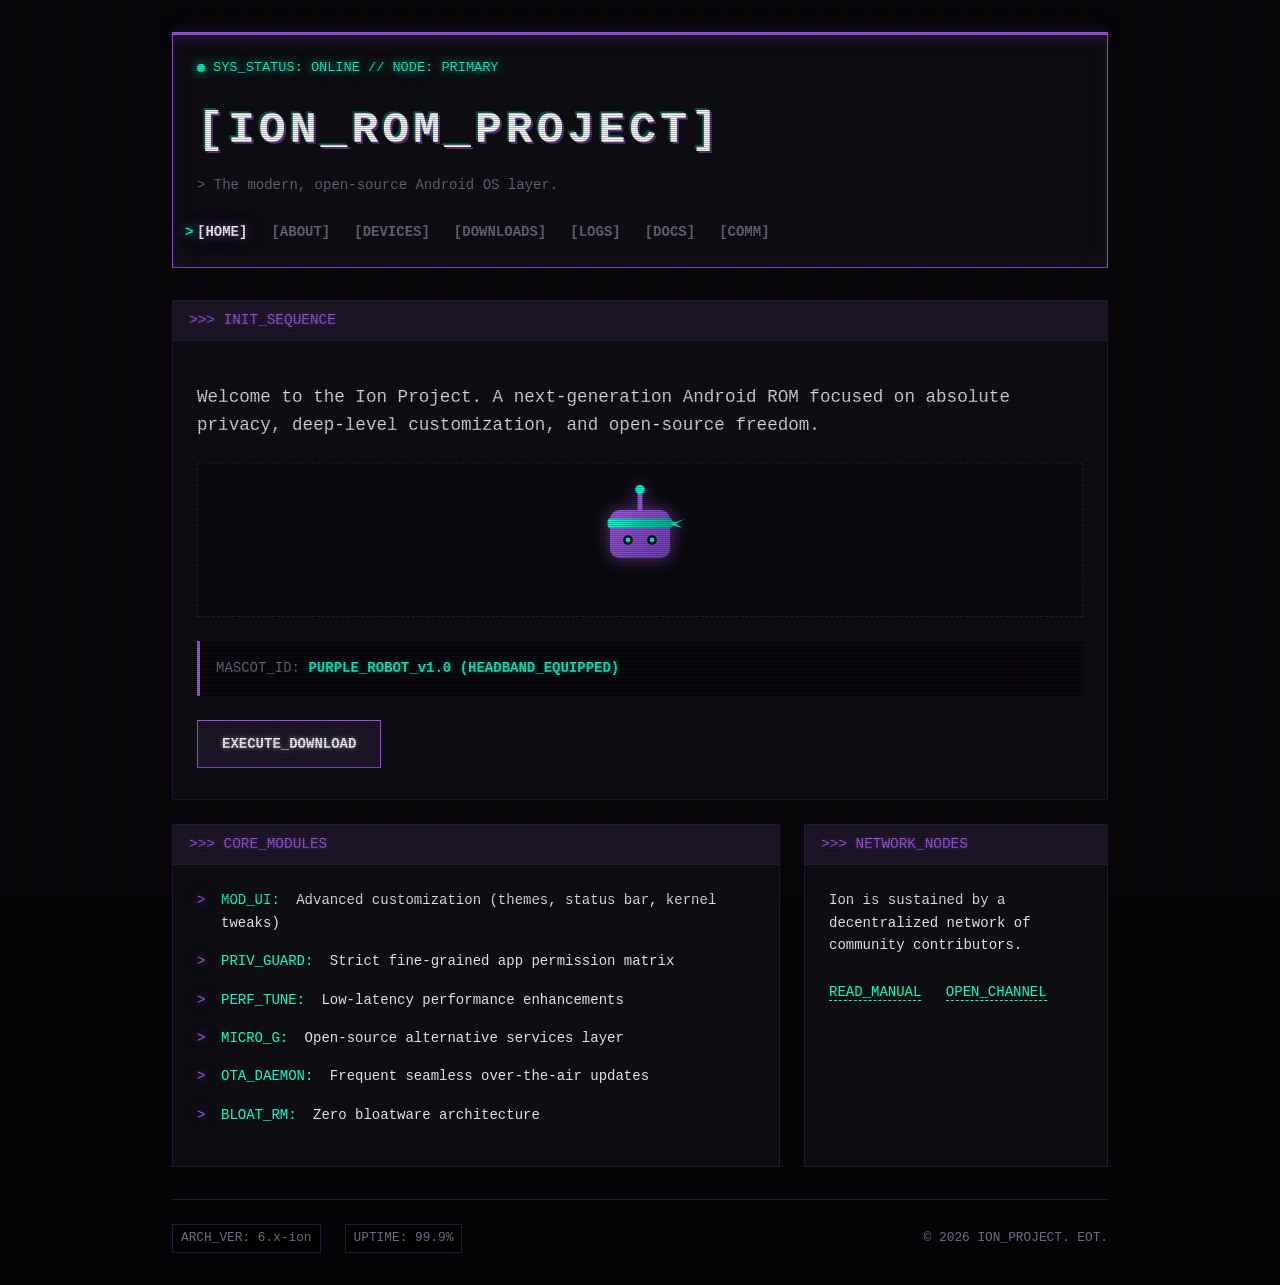
<file: index.html>
<!DOCTYPE html>
<html lang="en">
<head>
  <meta charset="UTF-8">
  <meta name="viewport" content="width=device-width, initial-scale=1.0">
  <title>ION_OS // SYSTEM_ROOT</title>
  <link rel="stylesheet" href="styles.css">
</head>
<body>
  <div class="system-wrapper">
    <header class="sys-header">
      <div class="sys-status">
        <span class="status-indicator online"></span>
        <span class="status-text">SYS_STATUS: ONLINE // NODE: PRIMARY</span>
      </div>
      <div class="sys-title">
        <h1>[ION_ROM_PROJECT]</h1>
        <p class="tagline">> The modern, open-source Android OS layer.</p>
      </div>
      <nav class="sys-nav">
        <a href="index.html" class="active">[HOME]</a>
        <a href="about.html">[ABOUT]</a>
        <a href="devices.html">[DEVICES]</a>
        <a href="downloads.html">[DOWNLOADS]</a>
        <a href="blog.html">[LOGS]</a>
        <a href="documentation.html">[DOCS]</a>
        <a href="contact.html">[COMM]</a>
      </nav>
    </header>

    <main class="dashboard">
      <section class="panel hero-panel">
        <div class="panel-header">>>> INIT_SEQUENCE</div>
        <div class="panel-body">
          <p class="terminal-text">Welcome to the Ion Project. A next-generation Android ROM focused on absolute privacy, deep-level customization, and open-source freedom.</p>
          <div class="mascot-container">
            <svg class="mascot-svg" viewBox="0 0 100 100" xmlns="http://www.w3.org/2000/svg">
              <defs>
                <linearGradient id="robo-grad" x1="0%" y1="0%" x2="100%" y2="100%">
                  <stop offset="0%" stop-color="#a259e6" />
                  <stop offset="100%" stop-color="#6c3eb6" />
                </linearGradient>
                <linearGradient id="headband-grad" x1="0%" y1="0%" x2="100%" y2="0%">
                  <stop offset="0%" stop-color="#00ffcc" />
                  <stop offset="100%" stop-color="#00b38f" />
                </linearGradient>
              </defs>
              <!-- Head -->
              <rect x="25" y="25" width="50" height="40" rx="8" fill="url(#robo-grad)" />
              <!-- Headband -->
              <rect x="23" y="32" width="54" height="8" rx="2" fill="url(#headband-grad)" />
              <!-- Headband tie details -->
              <path d="M 77 34 L 85 40 L 77 38 Z" fill="url(#headband-grad)" />
              <path d="M 77 36 L 88 32 L 77 38 Z" fill="url(#headband-grad)" />
              <!-- Eyes -->
              <circle cx="40" cy="50" r="4" fill="#050508" />
              <circle cx="60" cy="50" r="4" fill="#050508" />
              <!-- Eye Glow -->
              <circle cx="40" cy="50" r="2" fill="#00ffcc" />
              <circle cx="60" cy="50" r="2" fill="#00ffcc" />
              <!-- Antenna -->
              <rect x="48" y="10" width="4" height="15" fill="#a259e6" />
              <circle cx="50" cy="8" r="4" fill="#00ffcc" />
            </svg>
          </div>
          <div class="sys-block">
            <span class="label">MASCOT_ID:</span>
            <span class="value">PURPLE_ROBOT_v1.0 (HEADBAND_EQUIPPED)</span>
          </div>
          <a href="downloads.html" class="sys-button">EXECUTE_DOWNLOAD</a>
        </div>
      </section>

      <section class="panel">
        <div class="panel-header">>>> CORE_MODULES</div>
        <div class="panel-body">
          <ul class="feature-list">
            <li><span class="highlight">MOD_UI:</span> Advanced customization (themes, status bar, kernel tweaks)</li>
            <li><span class="highlight">PRIV_GUARD:</span> Strict fine-grained app permission matrix</li>
            <li><span class="highlight">PERF_TUNE:</span> Low-latency performance enhancements</li>
            <li><span class="highlight">MICRO_G:</span> Open-source alternative services layer</li>
            <li><span class="highlight">OTA_DAEMON:</span> Frequent seamless over-the-air updates</li>
            <li><span class="highlight">BLOAT_RM:</span> Zero bloatware architecture</li>
          </ul>
        </div>
      </section>

      <section class="panel">
        <div class="panel-header">>>> NETWORK_NODES</div>
        <div class="panel-body">
          <p style="margin-top: 0;">Ion is sustained by a decentralized network of community contributors.</p>
          <div style="margin-top: 1.5rem;">
            <a href="documentation.html" class="sys-link">READ_MANUAL</a>
            <a href="mailto:contact@ionrom.org" class="sys-link">OPEN_CHANNEL</a>
          </div>
        </div>
      </section>
    </main>

    <footer class="sys-footer">
      <div class="footer-meta">
        <span>ARCH_VER: 6.x-ion</span>
        <span>UPTIME: 99.9%</span>
      </div>
      <div>&copy; 2026 ION_PROJECT. EOT.</div>
    </footer>
  </div>
</body>
</html>
</file>
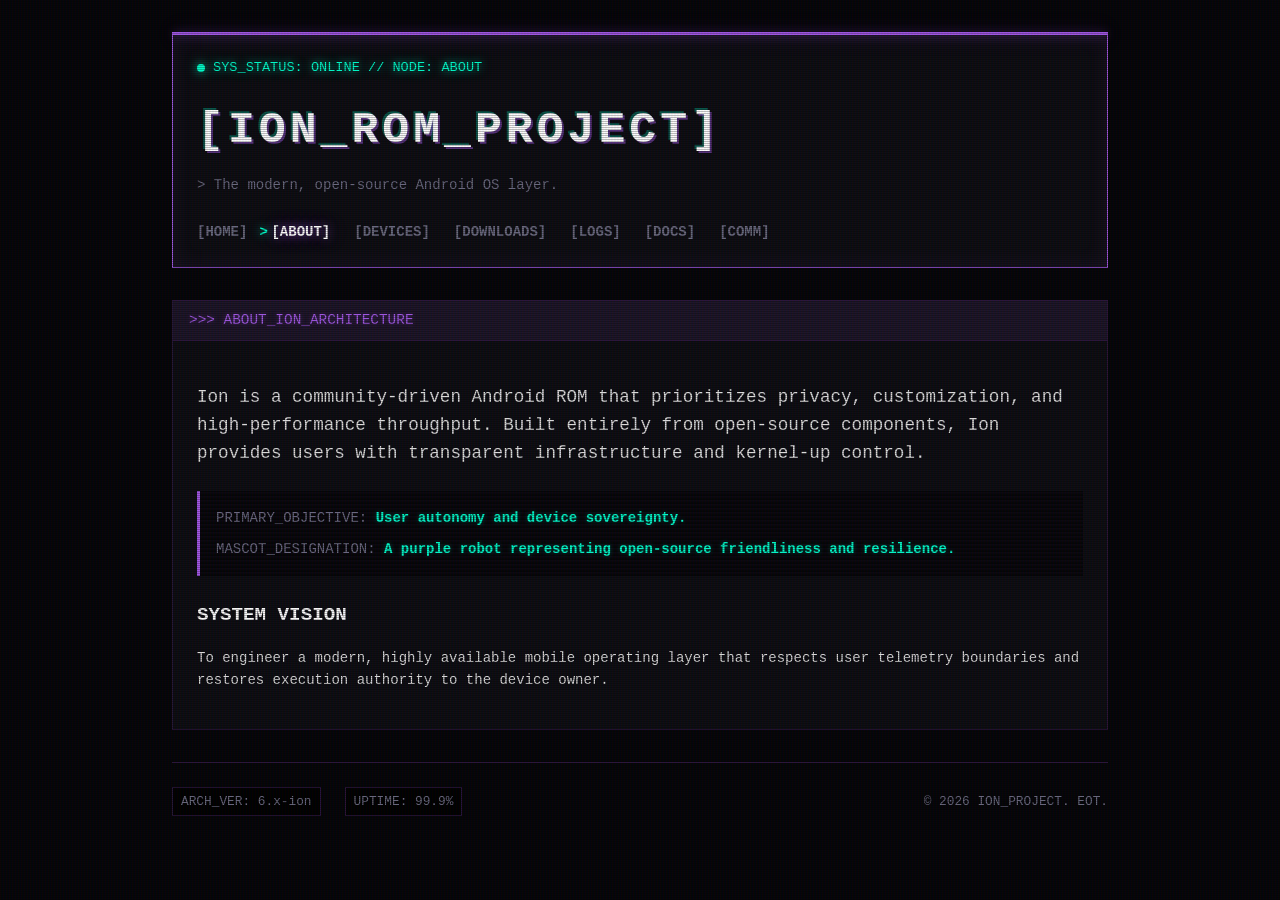
<file: about.html>
<!DOCTYPE html>
<html lang="en">
<head>
  <meta charset="UTF-8">
  <meta name="viewport" content="width=device-width, initial-scale=1.0">
  <title>ION_OS // ABOUT_NODE</title>
  <link rel="stylesheet" href="styles.css">
</head>
<body>
  <div class="system-wrapper">
    <header class="sys-header">
      <div class="sys-status">
        <span class="status-indicator online"></span>
        <span class="status-text">SYS_STATUS: ONLINE // NODE: ABOUT</span>
      </div>
      <div class="sys-title">
        <h1>[ION_ROM_PROJECT]</h1>
        <p class="tagline">> The modern, open-source Android OS layer.</p>
      </div>
      <nav class="sys-nav">
        <a href="index.html">[HOME]</a>
        <a href="about.html" class="active">[ABOUT]</a>
        <a href="devices.html">[DEVICES]</a>
        <a href="downloads.html">[DOWNLOADS]</a>
        <a href="blog.html">[LOGS]</a>
        <a href="documentation.html">[DOCS]</a>
        <a href="contact.html">[COMM]</a>
      </nav>
    </header>

    <main class="dashboard">
      <section class="panel full-width">
        <div class="panel-header">>>> ABOUT_ION_ARCHITECTURE</div>
        <div class="panel-body">
          <p class="terminal-text">Ion is a community-driven Android ROM that prioritizes privacy, customization, and high-performance throughput. Built entirely from open-source components, Ion provides users with transparent infrastructure and kernel-up control.</p>
          <div class="sys-block">
            <div><span class="label">PRIMARY_OBJECTIVE:</span> <span class="value">User autonomy and device sovereignty.</span></div>
            <div style="margin-top: 0.5rem;"><span class="label">MASCOT_DESIGNATION:</span> <span class="value">A purple robot representing open-source friendliness and resilience.</span></div>
          </div>
          <h2 style="font-size: 1.2rem; color: #fff; text-transform: uppercase;">System Vision</h2>
          <p>To engineer a modern, highly available mobile operating layer that respects user telemetry boundaries and restores execution authority to the device owner.</p>
        </div>
      </section>
    </main>

    <footer class="sys-footer">
      <div class="footer-meta">
        <span>ARCH_VER: 6.x-ion</span>
        <span>UPTIME: 99.9%</span>
      </div>
      <div>&copy; 2026 ION_PROJECT. EOT.</div>
    </footer>
  </div>
</body>
</html>
</file>
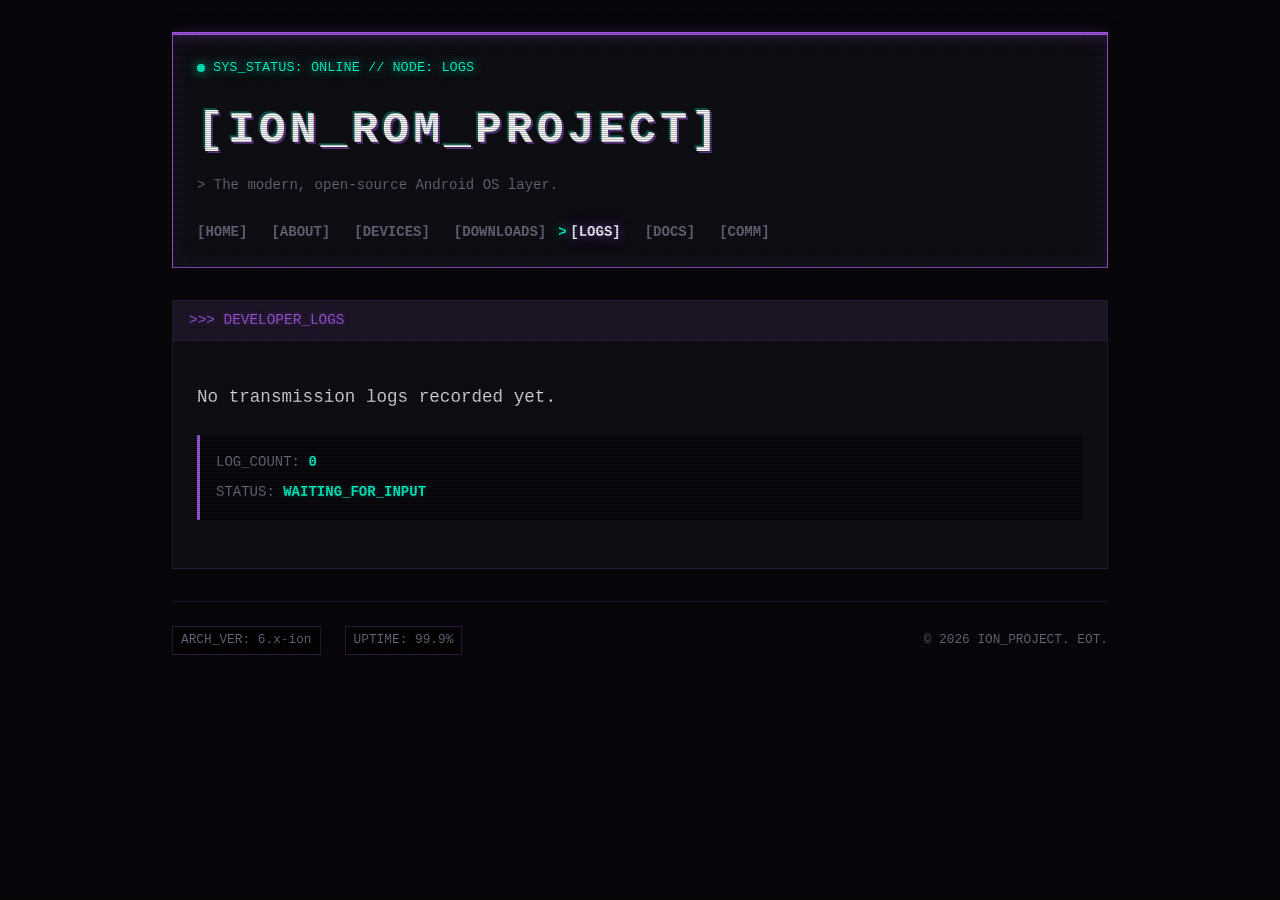
<file: blog.html>
<!DOCTYPE html>
<html lang="en">
<head>
  <meta charset="UTF-8">
  <meta name="viewport" content="width=device-width, initial-scale=1.0">
  <title>ION_OS // SYSTEM_LOGS</title>
  <link rel="stylesheet" href="styles.css">
</head>
<body>
  <div class="system-wrapper">
    <header class="sys-header">
      <div class="sys-status">
        <span class="status-indicator online"></span>
        <span class="status-text">SYS_STATUS: ONLINE // NODE: LOGS</span>
      </div>
      <div class="sys-title">
        <h1>[ION_ROM_PROJECT]</h1>
        <p class="tagline">> The modern, open-source Android OS layer.</p>
      </div>
      <nav class="sys-nav">
        <a href="index.html">[HOME]</a>
        <a href="about.html">[ABOUT]</a>
        <a href="devices.html">[DEVICES]</a>
        <a href="downloads.html">[DOWNLOADS]</a>
        <a href="blog.html" class="active">[LOGS]</a>
        <a href="documentation.html">[DOCS]</a>
        <a href="contact.html">[COMM]</a>
      </nav>
    </header>

    <main class="dashboard">
      <section class="panel full-width">
        <div class="panel-header">>>> DEVELOPER_LOGS</div>
        <div class="panel-body">
          <p class="terminal-text">No transmission logs recorded yet.</p>
          <div class="sys-block">
            <div><span class="label">LOG_COUNT:</span> <span class="value">0</span></div>
            <div style="margin-top: 0.5rem;"><span class="label">STATUS:</span> <span class="value">WAITING_FOR_INPUT</span></div>
          </div>
        </div>
      </section>
    </main>

    <footer class="sys-footer">
      <div class="footer-meta">
        <span>ARCH_VER: 6.x-ion</span>
        <span>UPTIME: 99.9%</span>
      </div>
      <div>&copy; 2026 ION_PROJECT. EOT.</div>
    </footer>
  </div>
</body>
</html>
</file>
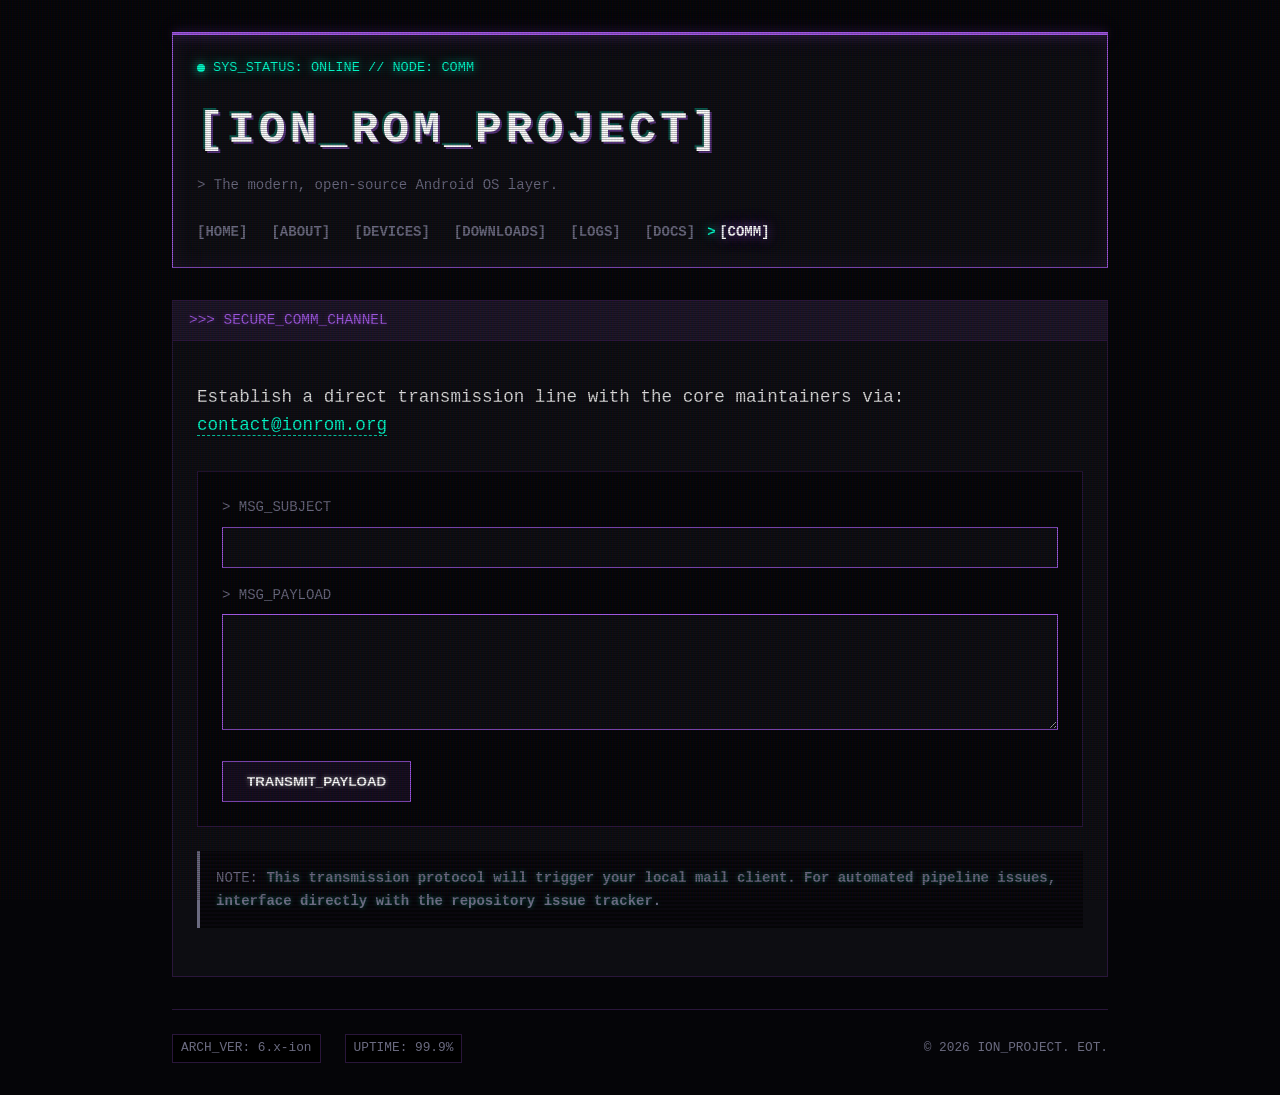
<file: contact.html>
<!DOCTYPE html>
<html lang="en">
<head>
  <meta charset="UTF-8">
  <meta name="viewport" content="width=device-width, initial-scale=1.0">
  <title>ION_OS // COMM_LINK</title>
  <link rel="stylesheet" href="styles.css">
</head>
<body>
  <div class="system-wrapper">
    <header class="sys-header">
      <div class="sys-status">
        <span class="status-indicator online"></span>
        <span class="status-text">SYS_STATUS: ONLINE // NODE: COMM</span>
      </div>
      <div class="sys-title">
        <h1>[ION_ROM_PROJECT]</h1>
        <p class="tagline">> The modern, open-source Android OS layer.</p>
      </div>
      <nav class="sys-nav">
        <a href="index.html">[HOME]</a>
        <a href="about.html">[ABOUT]</a>
        <a href="devices.html">[DEVICES]</a>
        <a href="downloads.html">[DOWNLOADS]</a>
        <a href="blog.html">[LOGS]</a>
        <a href="documentation.html">[DOCS]</a>
        <a href="contact.html" class="active">[COMM]</a>
      </nav>
    </header>

    <main class="dashboard">
      <section class="panel full-width">
        <div class="panel-header">>>> SECURE_COMM_CHANNEL</div>
        <div class="panel-body">
          <p class="terminal-text">Establish a direct transmission line with the core maintainers via: <a href="mailto:contact@ionrom.org" class="sys-link">contact@ionrom.org</a></p>
          
          <form id="contactForm" style="margin-top: 2rem; background: var(--bg-primary); padding: 1.5rem; border: 1px solid var(--bg-panel-border);">
            <div style="margin-bottom: 1rem;">
              <label style="color: var(--text-muted); display: block; margin-bottom: 0.5rem;">> MSG_SUBJECT</label>
              <input type="text" id="subject" style="width: 100%; padding: 0.75rem; background: var(--bg-panel); color: #fff; border: 1px solid var(--accent-primary); font-family: var(--font-mono);">
            </div>
            <div style="margin-bottom: 1.5rem;">
              <label style="color: var(--text-muted); display: block; margin-bottom: 0.5rem;">> MSG_PAYLOAD</label>
              <textarea id="message" rows="6" style="width: 100%; padding: 0.75rem; background: var(--bg-panel); color: #fff; border: 1px solid var(--accent-primary); font-family: var(--font-mono); resize: vertical;"></textarea>
            </div>
            <button type="submit" class="sys-button">TRANSMIT_PAYLOAD</button>
          </form>

          <div class="sys-block" style="margin-top: 1.5rem; border-left-color: var(--text-muted);">
            <div><span class="label">NOTE:</span> <span class="value" style="color: var(--text-muted);">This transmission protocol will trigger your local mail client. For automated pipeline issues, interface directly with the repository issue tracker.</span></div>
          </div>
        </div>
      </section>
    </main>

    <footer class="sys-footer">
      <div class="footer-meta">
        <span>ARCH_VER: 6.x-ion</span>
        <span>UPTIME: 99.9%</span>
      </div>
      <div>&copy; 2026 ION_PROJECT. EOT.</div>
    </footer>
  </div>
  
  <script>
    document.getElementById('contactForm').addEventListener('submit', function(e){
      e.preventDefault();
      var subj = document.getElementById('subject').value || 'INCOMING_TRANSMISSION';
      var body = document.getElementById('message').value || '';
      window.location.href = 'mailto:contact@ionrom.org?subject='+encodeURIComponent(subj)+'&body='+encodeURIComponent(body);
    });
  </script>
</body>
</html>
</file>
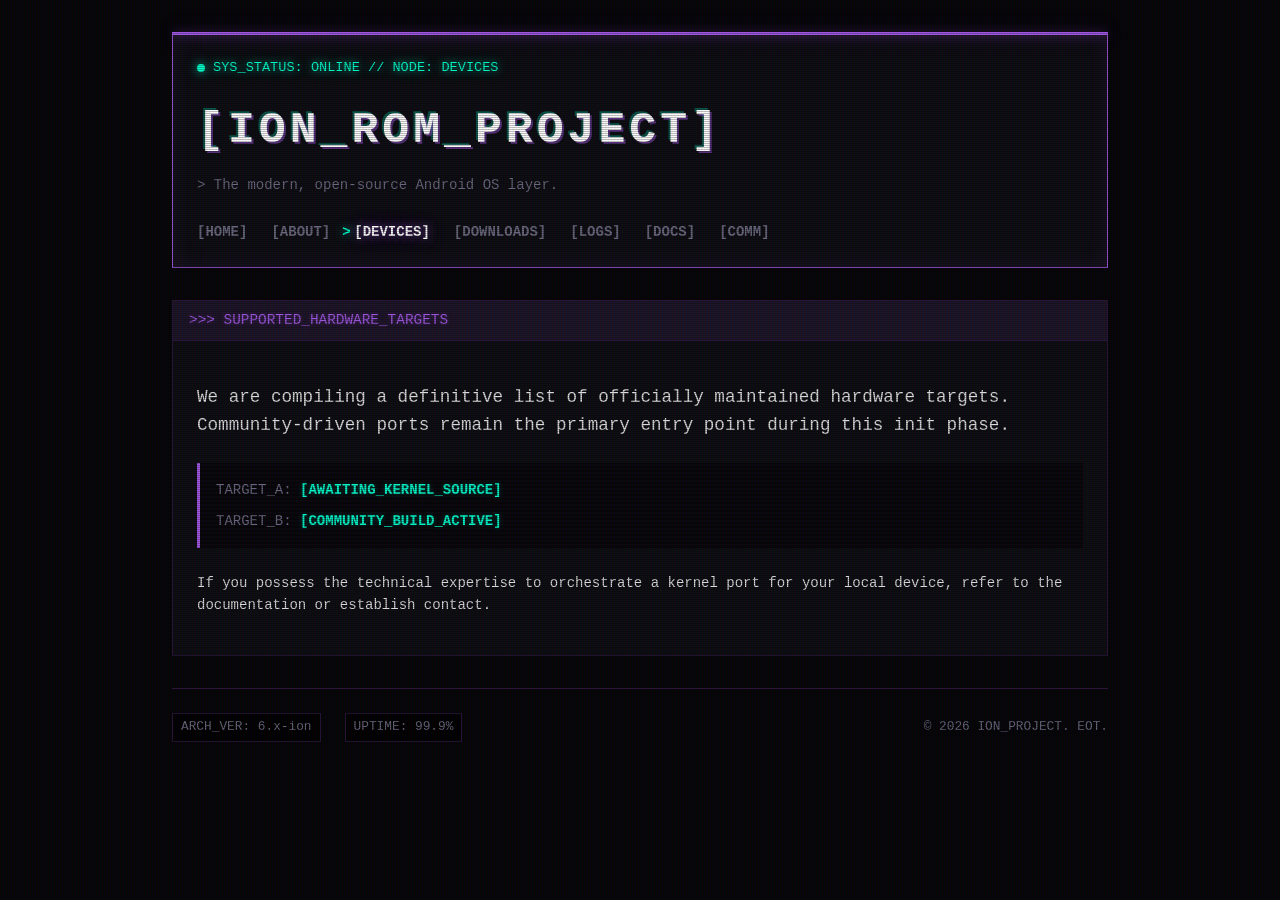
<file: devices.html>
<!DOCTYPE html>
<html lang="en">
<head>
  <meta charset="UTF-8">
  <meta name="viewport" content="width=device-width, initial-scale=1.0">
  <title>ION_OS // DEVICES_NODE</title>
  <link rel="stylesheet" href="styles.css">
</head>
<body>
  <div class="system-wrapper">
    <header class="sys-header">
      <div class="sys-status">
        <span class="status-indicator online"></span>
        <span class="status-text">SYS_STATUS: ONLINE // NODE: DEVICES</span>
      </div>
      <div class="sys-title">
        <h1>[ION_ROM_PROJECT]</h1>
        <p class="tagline">> The modern, open-source Android OS layer.</p>
      </div>
      <nav class="sys-nav">
        <a href="index.html">[HOME]</a>
        <a href="about.html">[ABOUT]</a>
        <a href="devices.html" class="active">[DEVICES]</a>
        <a href="downloads.html">[DOWNLOADS]</a>
        <a href="blog.html">[LOGS]</a>
        <a href="documentation.html">[DOCS]</a>
        <a href="contact.html">[COMM]</a>
      </nav>
    </header>

    <main class="dashboard">
      <section class="panel full-width">
        <div class="panel-header">>>> SUPPORTED_HARDWARE_TARGETS</div>
        <div class="panel-body">
          <p class="terminal-text">We are compiling a definitive list of officially maintained hardware targets. Community-driven ports remain the primary entry point during this init phase.</p>
          <div class="sys-block">
            <div><span class="label">TARGET_A:</span> <span class="value">[AWAITING_KERNEL_SOURCE]</span></div>
            <div style="margin-top: 0.5rem;"><span class="label">TARGET_B:</span> <span class="value">[COMMUNITY_BUILD_ACTIVE]</span></div>
          </div>
          <p>If you possess the technical expertise to orchestrate a kernel port for your local device, refer to the documentation or establish contact.</p>
        </div>
      </section>
    </main>

    <footer class="sys-footer">
      <div class="footer-meta">
        <span>ARCH_VER: 6.x-ion</span>
        <span>UPTIME: 99.9%</span>
      </div>
      <div>&copy; 2026 ION_PROJECT. EOT.</div>
    </footer>
  </div>
</body>
</html>
</file>
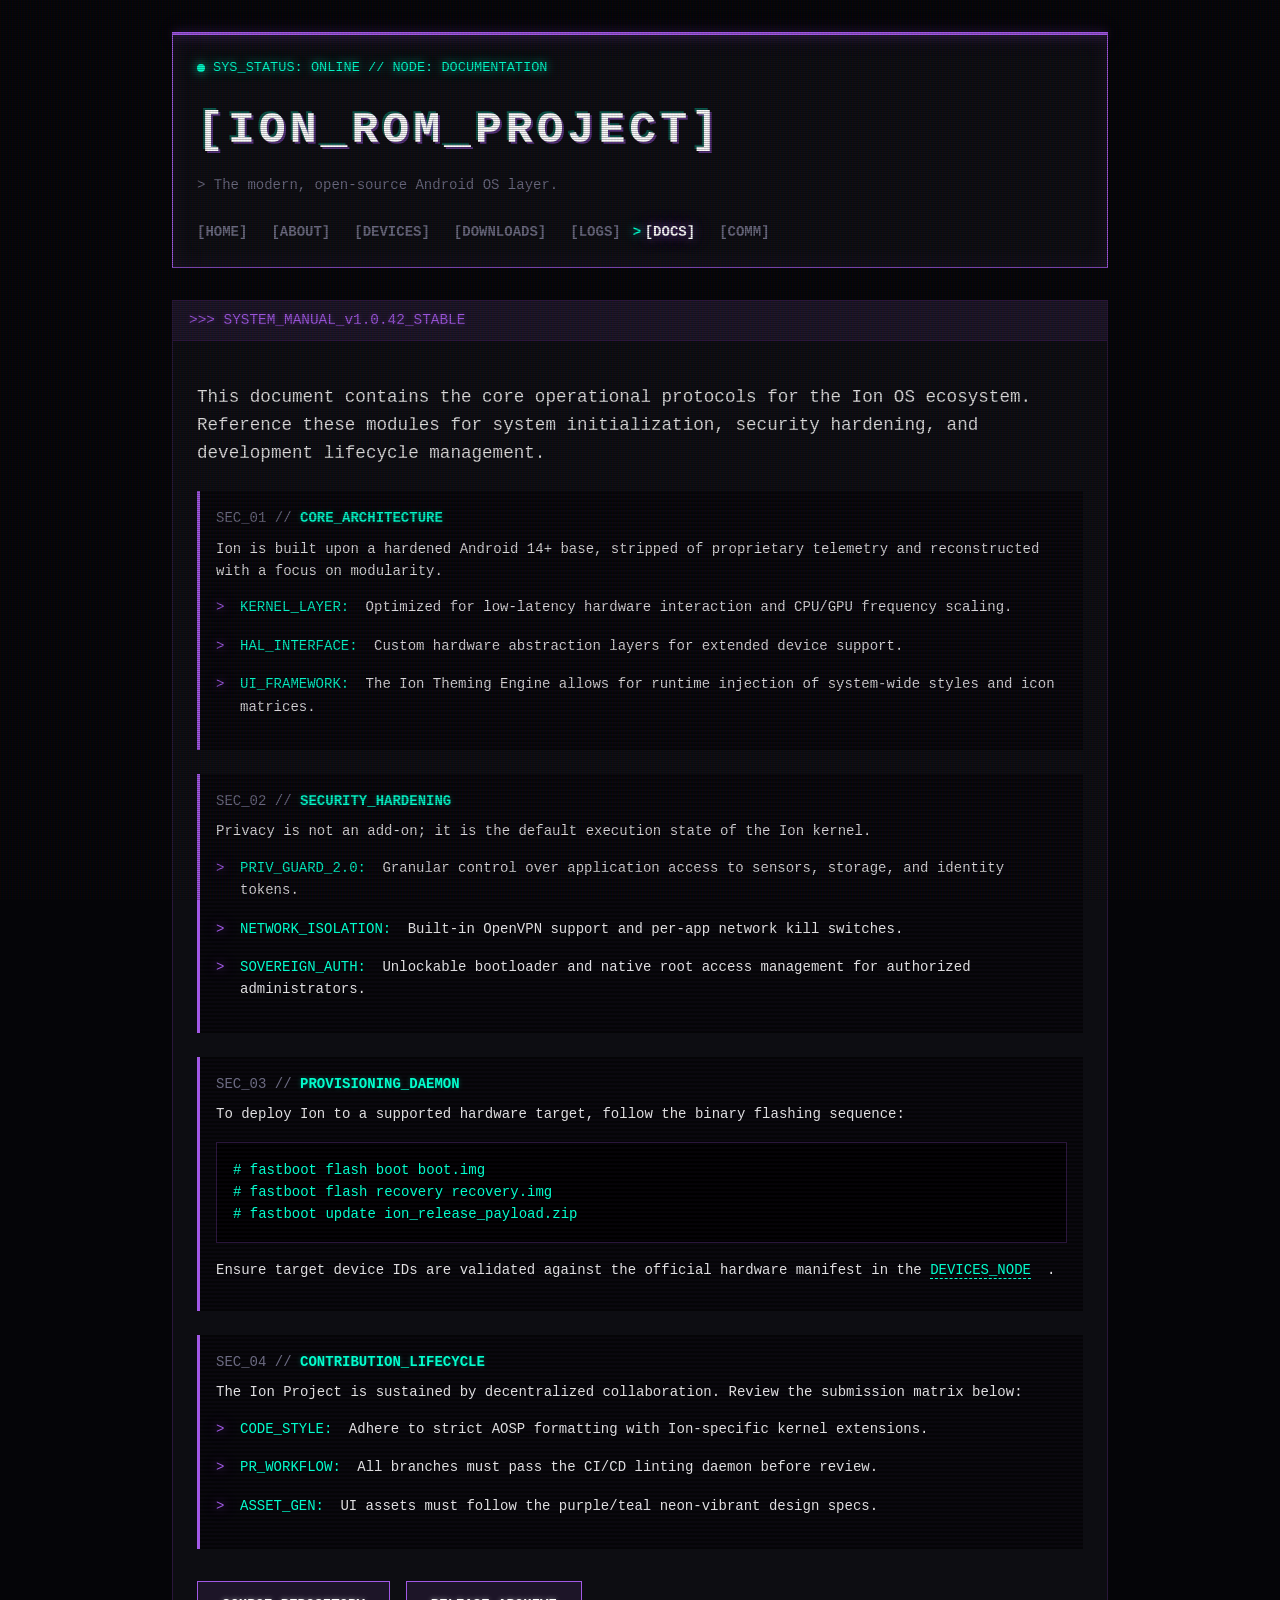
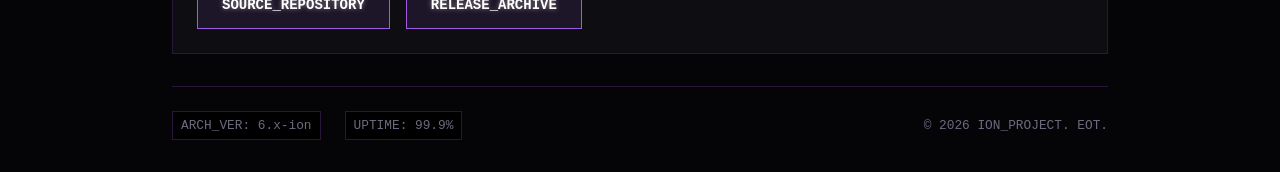
<file: documentation.html>
<!DOCTYPE html>
<html lang="en">
<head>
  <meta charset="UTF-8">
  <meta name="viewport" content="width=device-width, initial-scale=1.0">
  <title>ION_OS // TECHNICAL_MANUAL</title>
  <link rel="stylesheet" href="styles.css">
</head>
<body>
  <div class="system-wrapper">
    <header class="sys-header">
      <div class="sys-status">
        <span class="status-indicator online"></span>
        <span class="status-text">SYS_STATUS: ONLINE // NODE: DOCUMENTATION</span>
      </div>
      <div class="sys-title">
        <h1>[ION_ROM_PROJECT]</h1>
        <p class="tagline">> The modern, open-source Android OS layer.</p>
      </div>
      <nav class="sys-nav">
        <a href="index.html">[HOME]</a>
        <a href="about.html">[ABOUT]</a>
        <a href="devices.html">[DEVICES]</a>
        <a href="downloads.html">[DOWNLOADS]</a>
        <a href="blog.html">[LOGS]</a>
        <a href="documentation.html" class="active">[DOCS]</a>
        <a href="contact.html">[COMM]</a>
      </nav>
    </header>

    <main class="dashboard">
      <section class="panel full-width">
        <div class="panel-header">>>> SYSTEM_MANUAL_v1.0.42_STABLE</div>
        <div class="panel-body">
          <p class="terminal-text">This document contains the core operational protocols for the Ion OS ecosystem. Reference these modules for system initialization, security hardening, and development lifecycle management.</p>
          
          <div class="sys-block">
            <span class="label">SEC_01 //</span> <span class="value">CORE_ARCHITECTURE</span>
            <p style="margin-top: 0.5rem;">Ion is built upon a hardened Android 14+ base, stripped of proprietary telemetry and reconstructed with a focus on modularity.</p>
            <ul class="feature-list">
              <li><span class="highlight">KERNEL_LAYER:</span> Optimized for low-latency hardware interaction and CPU/GPU frequency scaling.</li>
              <li><span class="highlight">HAL_INTERFACE:</span> Custom hardware abstraction layers for extended device support.</li>
              <li><span class="highlight">UI_FRAMEWORK:</span> The Ion Theming Engine allows for runtime injection of system-wide styles and icon matrices.</li>
            </ul>
          </div>

          <div class="sys-block">
            <span class="label">SEC_02 //</span> <span class="value">SECURITY_HARDENING</span>
            <p style="margin-top: 0.5rem;">Privacy is not an add-on; it is the default execution state of the Ion kernel.</p>
            <ul class="feature-list">
              <li><span class="highlight">PRIV_GUARD_2.0:</span> Granular control over application access to sensors, storage, and identity tokens.</li>
              <li><span class="highlight">NETWORK_ISOLATION:</span> Built-in OpenVPN support and per-app network kill switches.</li>
              <li><span class="highlight">SOVEREIGN_AUTH:</span> Unlockable bootloader and native root access management for authorized administrators.</li>
            </ul>
          </div>

          <div class="sys-block">
            <span class="label">SEC_03 //</span> <span class="value">PROVISIONING_DAEMON</span>
            <p style="margin-top: 0.5rem;">To deploy Ion to a supported hardware target, follow the binary flashing sequence:</p>
            <div style="background: #000; padding: 1rem; border: 1px solid var(--bg-panel-border); font-family: 'Courier New', monospace; color: var(--accent-secondary); margin: 1rem 0;">
              # fastboot flash boot boot.img<br>
              # fastboot flash recovery recovery.img<br>
              # fastboot update ion_release_payload.zip
            </div>
            <p>Ensure target device IDs are validated against the official hardware manifest in the <a href="devices.html" class="sys-link">DEVICES_NODE</a>.</p>
          </div>

          <div class="sys-block">
            <span class="label">SEC_04 //</span> <span class="value">CONTRIBUTION_LIFECYCLE</span>
            <p style="margin-top: 0.5rem;">The Ion Project is sustained by decentralized collaboration. Review the submission matrix below:</p>
            <ul class="feature-list">
              <li><span class="highlight">CODE_STYLE:</span> Adhere to strict AOSP formatting with Ion-specific kernel extensions.</li>
              <li><span class="highlight">PR_WORKFLOW:</span> All branches must pass the CI/CD linting daemon before review.</li>
              <li><span class="highlight">ASSET_GEN:</span> UI assets must follow the purple/teal neon-vibrant design specs.</li>
            </ul>
          </div>

          <div style="margin-top: 2rem; display: flex; gap: 1rem;">
            <a href="https://github.com/spivanatalie64/ion-website" class="sys-button">SOURCE_REPOSITORY</a>
            <a href="downloads.html" class="sys-button">RELEASE_ARCHIVE</a>
          </div>
        </div>
      </section>
    </main>

    <footer class="sys-footer">
      <div class="footer-meta">
        <span>ARCH_VER: 6.x-ion</span>
        <span>UPTIME: 99.9%</span>
      </div>
      <div>&copy; 2026 ION_PROJECT. EOT.</div>
    </footer>
  </div>
</body>
</html>
</file>
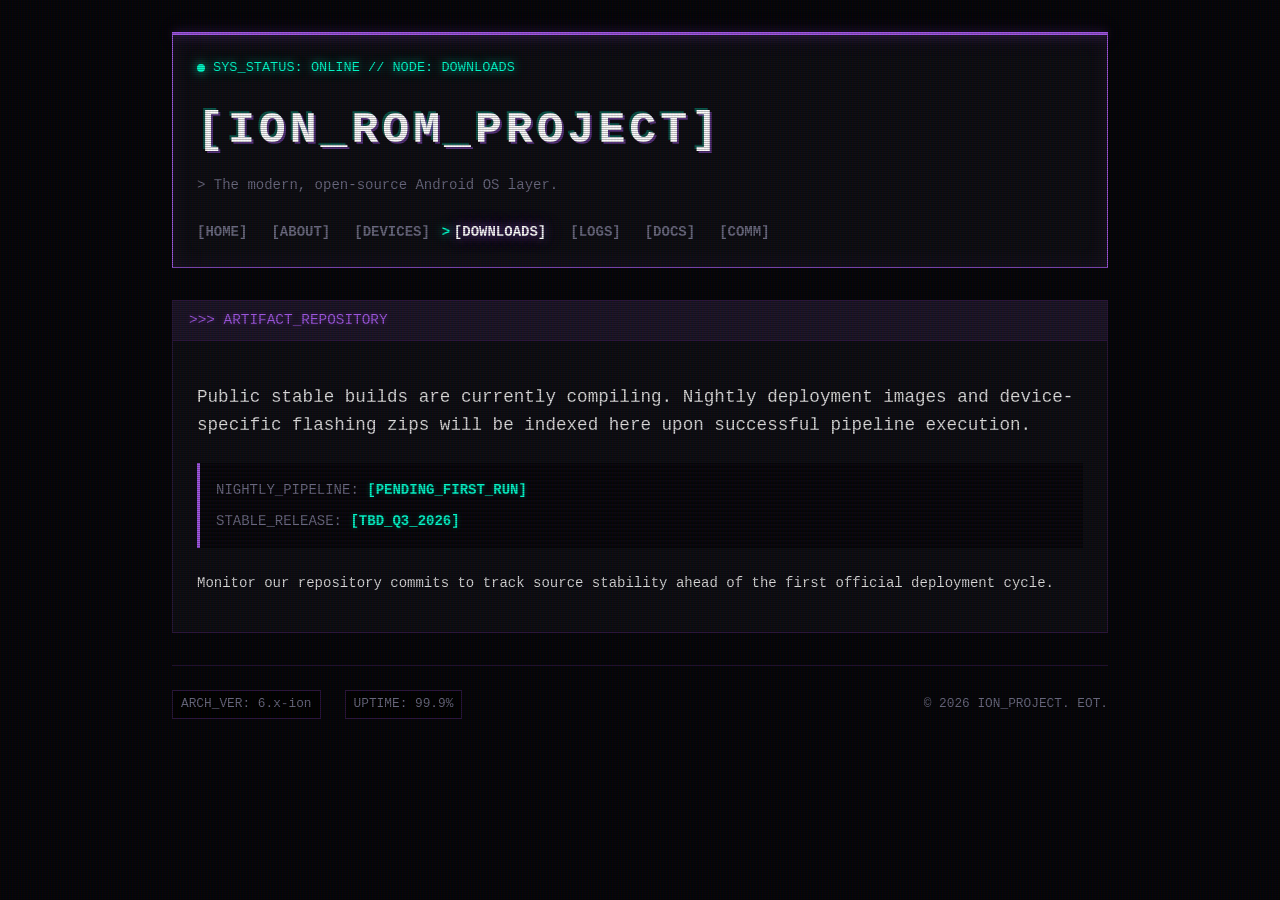
<file: downloads.html>
<!DOCTYPE html>
<html lang="en">
<head>
  <meta charset="UTF-8">
  <meta name="viewport" content="width=device-width, initial-scale=1.0">
  <title>ION_OS // DOWNLOADS_NODE</title>
  <link rel="stylesheet" href="styles.css">
</head>
<body>
  <div class="system-wrapper">
    <header class="sys-header">
      <div class="sys-status">
        <span class="status-indicator online"></span>
        <span class="status-text">SYS_STATUS: ONLINE // NODE: DOWNLOADS</span>
      </div>
      <div class="sys-title">
        <h1>[ION_ROM_PROJECT]</h1>
        <p class="tagline">> The modern, open-source Android OS layer.</p>
      </div>
      <nav class="sys-nav">
        <a href="index.html">[HOME]</a>
        <a href="about.html">[ABOUT]</a>
        <a href="devices.html">[DEVICES]</a>
        <a href="downloads.html" class="active">[DOWNLOADS]</a>
        <a href="blog.html">[LOGS]</a>
        <a href="documentation.html">[DOCS]</a>
        <a href="contact.html">[COMM]</a>
      </nav>
    </header>

    <main class="dashboard">
      <section class="panel full-width">
        <div class="panel-header">>>> ARTIFACT_REPOSITORY</div>
        <div class="panel-body">
          <p class="terminal-text">Public stable builds are currently compiling. Nightly deployment images and device-specific flashing zips will be indexed here upon successful pipeline execution.</p>
          <div class="sys-block">
            <div><span class="label">NIGHTLY_PIPELINE:</span> <span class="value">[PENDING_FIRST_RUN]</span></div>
            <div style="margin-top: 0.5rem;"><span class="label">STABLE_RELEASE:</span> <span class="value">[TBD_Q3_2026]</span></div>
          </div>
          <p>Monitor our repository commits to track source stability ahead of the first official deployment cycle.</p>
        </div>
      </section>
    </main>

    <footer class="sys-footer">
      <div class="footer-meta">
        <span>ARCH_VER: 6.x-ion</span>
        <span>UPTIME: 99.9%</span>
      </div>
      <div>&copy; 2026 ION_PROJECT. EOT.</div>
    </footer>
  </div>
</body>
</html>
</file>
<file: styles.css>
/* ION_OS System Stylesheet */
:root {
  --bg-primary: #050508;
  --bg-panel: #0d0d12;
  --bg-panel-border: #2a163b;
  --accent-primary: #a259e6; /* Ion Purple */
  --accent-secondary: #00ffcc; /* Cyber Teal */
  --text-primary: #e0e0e0;
  --text-muted: #6b6b80;
  --font-mono: 'Fira Code', 'Courier New', Courier, monospace;
  --glow-purple: 0 0 10px rgba(162, 89, 230, 0.6), 0 0 20px rgba(162, 89, 230, 0.4);
  --glow-teal: 0 0 8px rgba(0, 255, 204, 0.6), 0 0 15px rgba(0, 255, 204, 0.4);
}

* { box-sizing: border-box; }

body {
  font-family: var(--font-mono);
  background-color: var(--bg-primary);
  color: var(--text-primary);
  margin: 0; padding: 0;
  line-height: 1.6; font-size: 14px;
  position: relative;
  overflow-x: hidden;
}

/* CRT Scanline Overlay */
body::after {
  content: " ";
  display: block;
  position: fixed;
  top: 0; left: 0; bottom: 0; right: 0;
  background: linear-gradient(rgba(18, 16, 16, 0) 50%, rgba(0, 0, 0, 0.25) 50%), linear-gradient(90deg, rgba(255, 0, 0, 0.06), rgba(0, 255, 0, 0.02), rgba(0, 0, 255, 0.06));
  z-index: 999;
  background-size: 100% 2px, 3px 100%;
  pointer-events: none;
}

.system-wrapper {
  max-width: 1000px;
  margin: 0 auto; padding: 2rem;
  display: flex; flex-direction: column; gap: 2rem;
  animation: crt-flicker 0.15s infinite;
}

@keyframes crt-flicker {
  0% { opacity: 0.98; }
  50% { opacity: 1; }
  100% { opacity: 0.99; }
}

/* Header */
.sys-header {
  border: 1px solid var(--accent-primary);
  background: var(--bg-panel);
  padding: 1.5rem; position: relative;
  box-shadow: inset 0 0 20px rgba(162, 89, 230, 0.1);
}

.sys-header::before {
  content: ''; position: absolute;
  top: 0; left: 0; width: 100%; height: 2px;
  background: var(--accent-primary);
  box-shadow: var(--glow-purple);
}

.sys-status {
  display: flex; align-items: center; gap: 0.5rem;
  font-size: 0.85rem; color: var(--accent-secondary);
  margin-bottom: 1rem;
  text-shadow: var(--glow-teal);
}

.status-indicator {
  width: 8px; height: 8px; border-radius: 50%;
  background: var(--accent-secondary);
  box-shadow: var(--glow-teal);
  animation: pulse 2s infinite;
}

@keyframes pulse {
  0% { opacity: 1; box-shadow: var(--glow-teal); }
  50% { opacity: 0.4; box-shadow: 0 0 2px var(--accent-secondary); }
  100% { opacity: 1; box-shadow: var(--glow-teal); }
}

.sys-title h1 {
  margin: 0; font-size: 2.8rem; color: #ffffff;
  text-transform: uppercase; letter-spacing: 4px;
  text-shadow: 2px 2px 0px rgba(162, 89, 230, 0.5), -2px -2px 0px rgba(0, 255, 204, 0.3);
}

.tagline {
  color: var(--text-muted); margin: 0.5rem 0 1.5rem 0;
}

.sys-nav {
  display: flex; flex-wrap: wrap; gap: 1.5rem;
}

.sys-nav a {
  color: var(--text-muted); text-decoration: none; font-weight: bold;
  position: relative;
  transition: all 0.3s ease;
}

.sys-nav a::before {
  content: '>'; position: absolute; left: -15px; opacity: 0;
  color: var(--accent-secondary);
  transition: opacity 0.3s ease, left 0.3s ease;
}

.sys-nav a:hover::before, .sys-nav a.active::before {
  opacity: 1; left: -12px;
  text-shadow: var(--glow-teal);
}

.sys-nav a:hover, .sys-nav a.active {
  color: #fff; text-shadow: var(--glow-purple);
}

/* Dashboard Grid & Panels */
.dashboard {
  display: grid; grid-template-columns: 1fr; gap: 1.5rem;
}

@media (min-width: 768px) {
  .dashboard { grid-template-columns: 2fr 1fr; }
  .hero-panel, .full-width { grid-column: 1 / -1; }
}

.panel {
  background: var(--bg-panel);
  border: 1px solid var(--bg-panel-border);
  position: relative;
  overflow: hidden;
  transition: border-color 0.3s ease;
}

.panel:hover {
  border-color: var(--accent-primary);
  box-shadow: 0 0 15px rgba(162, 89, 230, 0.15);
}

.panel-header {
  background: rgba(162, 89, 230, 0.1);
  color: var(--accent-primary);
  padding: 0.5rem 1rem; font-size: 0.9rem;
  border-bottom: 1px solid var(--bg-panel-border);
  text-shadow: 0 0 5px rgba(162, 89, 230, 0.4);
}

.panel-body { padding: 1.5rem; }

.terminal-text { font-size: 1.1rem; margin-bottom: 1.5rem; }

/* Status Block */
.sys-block {
  background: rgba(0, 0, 0, 0.6);
  padding: 1rem; border-left: 3px solid var(--accent-primary);
  margin-bottom: 1.5rem; font-family: var(--font-mono);
  position: relative;
}
.sys-block::after {
  content: ''; position: absolute; top: 0; left: 0; width: 100%; height: 100%;
  background: repeating-linear-gradient(0deg, transparent, transparent 2px, rgba(162,89,230,0.03) 2px, rgba(162,89,230,0.03) 4px);
  pointer-events: none;
}

.sys-block .label { color: var(--text-muted); }
.sys-block .value { color: var(--accent-secondary); font-weight: bold; text-shadow: 0 0 5px rgba(0,255,204,0.3); }

/* Lists */
.feature-list { list-style: none; padding: 0; margin: 0; }
.feature-list li {
  margin-bottom: 1rem; padding-left: 1.5rem; position: relative;
  transition: transform 0.2s ease;
}
.feature-list li:hover { transform: translateX(5px); }
.feature-list li::before {
  content: '>'; position: absolute; left: 0; color: var(--accent-primary);
  text-shadow: var(--glow-purple);
}
.feature-list .highlight { color: var(--accent-secondary); margin-right: 0.5rem; }

/* Links & Buttons */
.sys-button {
  display: inline-block; background: rgba(162, 89, 230, 0.1);
  color: #fff; border: 1px solid var(--accent-primary);
  padding: 0.75rem 1.5rem; text-decoration: none; font-weight: bold;
  text-transform: uppercase; transition: all 0.3s; cursor: pointer;
  position: relative; overflow: hidden;
  text-shadow: 0 0 5px rgba(255,255,255,0.5);
}

.sys-button::before {
  content: ''; position: absolute; top: 0; left: -100%; width: 100%; height: 100%;
  background: linear-gradient(90deg, transparent, rgba(255,255,255,0.2), transparent);
  transition: left 0.5s ease;
}

.sys-button:hover::before { left: 100%; }

.sys-button:hover {
  background: var(--accent-primary); color: #fff;
  box-shadow: var(--glow-purple);
}

.sys-link {
  color: var(--accent-secondary); text-decoration: none;
  border-bottom: 1px dashed var(--accent-secondary); margin-right: 1rem;
  transition: all 0.2s;
}
.sys-link:hover { color: #fff; border-bottom-color: #fff; text-shadow: var(--glow-teal); }

/* Mascot Container */
.mascot-container {
  display: flex; justify-content: center; align-items: center;
  padding: 1rem; background: rgba(0,0,0,0.3); border: 1px dashed var(--bg-panel-border);
  margin-bottom: 1.5rem;
}

.mascot-svg {
  width: 120px; height: 120px;
  filter: drop-shadow(0 0 8px rgba(162, 89, 230, 0.6));
  animation: float 4s ease-in-out infinite;
}

@keyframes float {
  0% { transform: translateY(0px); }
  50% { transform: translateY(-10px); }
  100% { transform: translateY(0px); }
}

/* Footer */
.sys-footer {
  border-top: 1px solid var(--bg-panel-border);
  padding-top: 1.5rem; display: flex; justify-content: space-between;
  align-items: center; font-size: 0.8rem; color: var(--text-muted);
}
.footer-meta { display: flex; gap: 1.5rem; }
.footer-meta span { border: 1px solid var(--bg-panel-border); padding: 0.2rem 0.5rem; background: #000; }

@media (max-width: 600px) {
  .system-wrapper { padding: 1rem; }
  .sys-header { padding: 1rem; }
  .sys-title h1 { font-size: 1.8rem; }
  .sys-footer { flex-direction: column; gap: 1rem; align-items: flex-start; }
}
</file>
